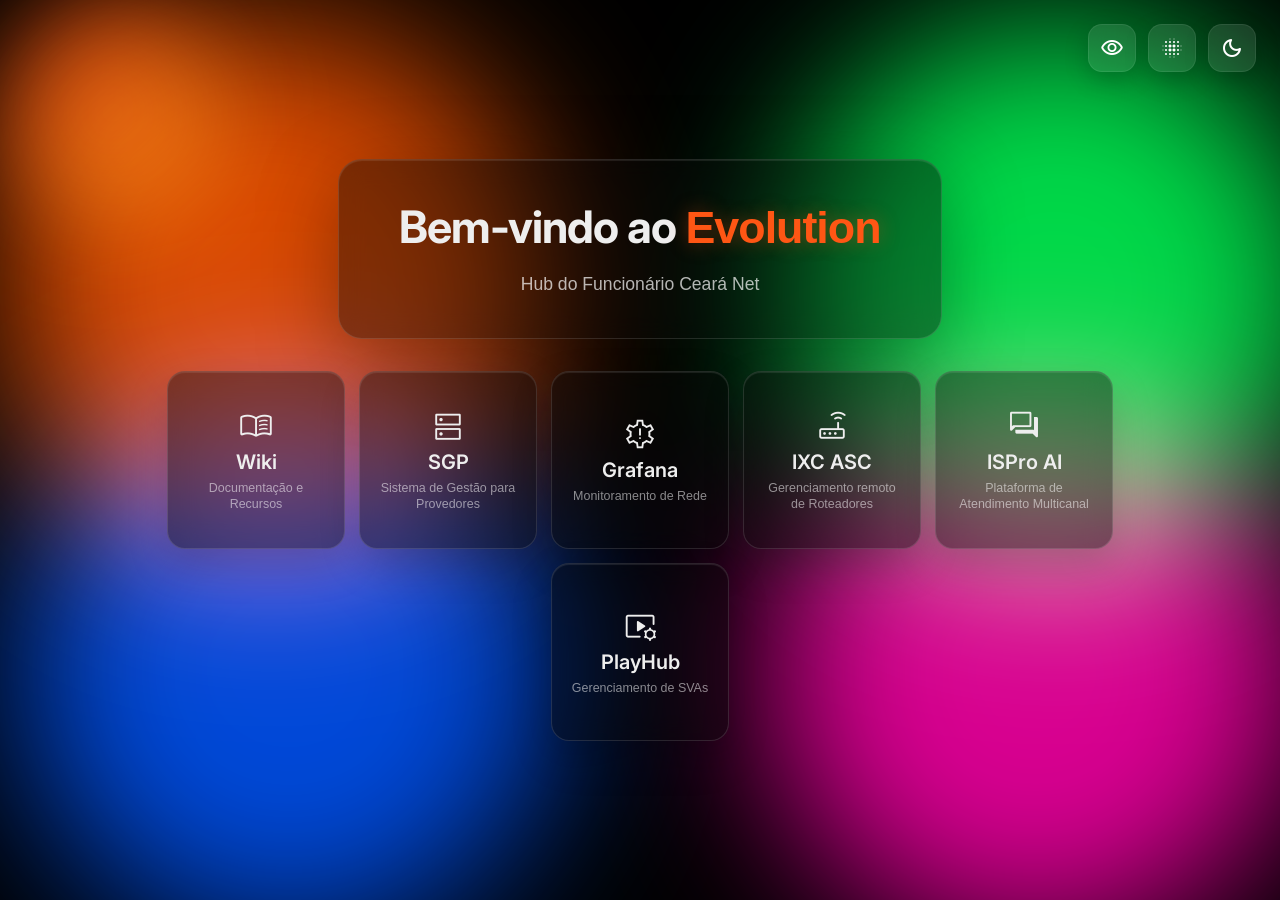
<file: index.html>
<!DOCTYPE html>
<html lang="pt-BR">
<head>
    <meta charset="UTF-8">
    <meta name="viewport" content="width=device-width, initial-scale=1.0">
    <title>Ceará Net Evolution</title>
    <link rel="icon" href="./images/favicon/favicon.png" type="image/x-icon">
    
    <link rel="preconnect" href="https://fonts.googleapis.com">
    <link rel="preconnect" href="https://fonts.gstatic.com" crossorigin>
    <link href="https://fonts.googleapis.com/css2?family=Inter:wght@400;500;600;700;900&display=swap" rel="stylesheet">
    <link rel="stylesheet" href="https://fonts.googleapis.com/css2?family=Material+Symbols+Rounded:opsz,wght,FILL,GRAD@20..48,100..700,0..1,-50..200&display=block" />
    
    <link rel="stylesheet" href="./css/global-style.css">
    <link rel="stylesheet" href="./css/index-style.css">
</head>
<body class="dark-theme"> 
    
    <div class="blob-container">
        <div class="blob-cursor" id="blob-cursor"></div>
        <div class="fluid-blob blob-1"></div>
        <div class="fluid-blob blob-2"></div>
        <div class="fluid-blob blob-3"></div>
        <div class="fluid-blob blob-4"></div>
    </div>

    <div class="interface-controls">
        <button id="visibility-toggle" class="material-symbols-rounded" title="Ocultar/Exibir Elementos">visibility</button>
        <button id="blur-toggle" class="material-symbols-rounded" title="Alternar Intensidade do Desfoque">blur_on</button>
        <button id="theme-toggle" class="material-symbols-rounded" title="Alternar Tema Escuro/Claro">dark_mode</button>
    </div>

    <main class="hero-container">
        <div class="content-wrapper">
            
            <div class="welcome-box">
                <h1>Bem-vindo ao <span>Evolution</span></h1>
                <p>Hub do Funcionário Ceará Net</p>
            </div>

            <div class="sub-boxes-container">
                
                <a href="./pages/wiki.html" class="sub-box">
                    <span class="material-symbols-rounded">menu_book</span>
                    <h2>Wiki</h2>
                    <p>Documentação e Recursos</p>
                </a>

                <a href="https://cearanetmt.sgp.net.br/" target="_blank" class="sub-box">
                    <span class="material-symbols-rounded">dns</span>
                    <h2>SGP</h2>
                    <p>Sistema de Gestão para Provedores</p>
                </a>

                <a href="#" target="_blank" class="sub-box">
                    <span class="material-symbols-rounded">settings_alert</span>
                    <h2>Grafana</h2>
                    <p>Monitoramento de Rede</p>
                </a>

                <a href="#" target="_blank" class="sub-box">
                    <span class="material-symbols-rounded">router</span>
                    <h2>IXC ASC</h2>
                    <p>Gerenciamento remoto de Roteadores</p>
                </a>

                <a href="https://app.ispro.ai/" target="_blank" class="sub-box">
                    <span class="material-symbols-rounded">forum</span>
                    <h2>ISPro AI</h2>
                    <p>Plataforma de Atendimento Multicanal</p>
                </a>

                <a href="https://www.playhub.com.br/APP/" target="_blank" class="sub-box">
                    <span class="material-symbols-rounded">video_settings</span>
                    <h2>PlayHub</h2>
                    <p>Gerenciamento de SVAs</p>
                </a>
                
            </div>

        </div>
    </main>

    <script src="./js/indexScript.js"></script>
</body>
</html>
</file>
<file: css/global-style.css>
@charset "UTF-8";

/* ==========================================================================
   --- ARQUITETURA GLOBAL: CORES ADAPTATIVAS (LIQUID GLASS / QT INTEGRATION) ---
   ========================================================================== */

:root {
    /* FONTES E AUDIOVISUAL */
    --font-primary: 'Montserrat', sans-serif;
    --font-secondary: 'Inter', sans-serif;
    --icons-font: 'Material Symbols Rounded', sans-serif;
    --transition-smooth: all 0.4s cubic-bezier(0.165, 0.84, 0.44, 1);
    
    /* TEMA ESCURO PADRÃO (Default)
       Movido para o :root para que o site assuma estas variáveis nativamente
       quando o body não tiver a classe clara ativa.
    */
    --bg-color-1: #000000;         /* Forçado a preto puro para o efeito 'screen' RGB */
    --bg-color-2: #111111;
    --popup-bg-color: rgba(255, 255, 255, 0.02); /* Transforma popups em Glassmorphism */
    --accent-color: #FF5614;       /* Azul Elétrico para o teu nome */
    --font-color-1: #eeeeee;
    --font-color-2: rgba(255, 255, 255, 0.7); /* Suavizado para dar leitura no vidro */
    --text-field-color: rgba(255, 255, 255, 0.05);
    --button-color: rgba(255, 255, 255, 0.1);
    --hyperlink-color: #92CBFF;
    --stroke-color: rgba(255, 255, 255, 0.08);
    --white-color: #ffffff;
    --black-color: #000000;
}

/* TEMA CLARO
   Ativado dinamicamente pelo JavaScript (.light-theme). 
   Sobrescreve a raiz para o espaço CMYK.
*/
.light-theme {
    --bg-color-1: #ffffff;         /* Forçado a branco puro para o efeito 'multiply' CMYK */
    --bg-color-2: #f4f6f9;
    --popup-bg-color: rgba(0, 0, 0, 0.02); /* Glassmorphism claro sutil */
    --accent-color: #FF5614;       /* Vermelho/Coral vivo para o tema claro */
    --font-color-1: #111111;
    --font-color-2: #555555;
    --text-field-color: rgba(0, 0, 0, 0.03);
    --button-color: rgba(0, 0, 0, 0.05);
    --hyperlink-color: #1162ad;
    --stroke-color: rgba(0, 0, 0, 0.06);
    --white-color: #ffffff;
    --black-color: #000000;
}

/* ==========================================================================
   --- RESET UNIVERSAL ---
   ========================================================================== */
* {
    margin: 0;
    padding: 0;
    box-sizing: border-box;
    font-family: var(--font-primary);
}

body {
    /* O corpo agora consome o fundo do container de forma limpa e em sintonia */
    background-color: var(--bg-color-1); 
    color: var(--font-color-1);
    display: flex;
    flex-direction: column;
    min-height: 100vh;
    overflow: hidden; /* Evita barras de rolagem causadas pela flutuação dos blobs */
    position: relative;
    transition: background-color 0.4s ease, color 0.4s ease;
}
</file>
<file: css/index-style.css>
@charset "UTF-8";

/* ==========================================================================
   --- MOTOR DE BLOBS LAB: TÉTRADE HARMÓNICA + CURSOR ---
   ========================================================================== */
.blob-container {
    position: fixed;
    top: 0;
    left: 0;
    width: 100%;
    height: 100%;
    z-index: -1;
    overflow: hidden;
    pointer-events: none;
    background-color: var(--bg-color-1); 
    transition: background-color 0.4s ease;
}

.fluid-blob {
    position: absolute;
    top: 0;
    left: 0;
    border-radius: 50%;       
    opacity: 0.85;            
    filter: blur(80px);       
    mix-blend-mode: screen;   
    width: 60vh;              
    height: 60vh;
    will-change: transform;   
    transition: filter 0.4s ease, opacity 0.4s ease;
}

/* Cursor Padrão */
.blob-cursor {
    position: absolute;
    top: 0;
    left: 0;
    width: 25vh;              
    height: 25vh;
    border-radius: 50%;
    background: var(--accent-color); 
    opacity: 0.75;
    filter: blur(50px);       
    mix-blend-mode: screen;
    pointer-events: none;
    will-change: transform;
    margin-top: -12.5vh;
    margin-left: -12.5vh;
    transition: background 0.4s ease, filter 0.4s ease, opacity 0.4s ease;
}

/* ESTADO MAGNÉTICO */
.blob-cursor.hovering {
    filter: blur(22px) !important; 
    opacity: 0.8; 
    border-radius: 18px; 
    margin-top: 0px !important;
    margin-left: 0px !important;
    
    transition: transform 0.3s cubic-bezier(0.165, 0.84, 0.44, 1), 
                width 0.3s cubic-bezier(0.165, 0.84, 0.44, 1), 
                height 0.3s cubic-bezier(0.165, 0.84, 0.44, 1),
                border-radius 0.3s ease,
                filter 0.3s ease, 
                opacity 0.3s ease;
}

/* ==========================================================================
   INTERRUPTORES DO UTILIZADOR (.no-blur e .hide-blobs)
   ========================================================================== */
.blob-container.no-blur .fluid-blob,
.blob-container.no-blur .blob-cursor {
    filter: none !important;  
}

.blob-container.hide-blobs .fluid-blob {
    opacity: 0 !important;
    pointer-events: none !important;
}

/* ==========================================================================
   CONFIGURAÇÃO DA TÉTRADE CROMÁTICA DINÂMICA
   ========================================================================== */
.blob-1 { background: #ff5500; }             
.light-theme .blob-1 { background: #00aaee; } 
.blob-2 { background: #00ff55; }             
.light-theme .blob-2 { background: #aa00ff; } 
.blob-3 { background: #0055ff; }             
.light-theme .blob-3 { background: #ffaa00; } 
.blob-4 { background: #ff00aa; }             
.light-theme .blob-4 { background: #00aa55; } 

/* ==========================================================================
   COMPORTAMENTO ADAPTATIVO: TEMA CLARO
   ========================================================================== */
.light-theme .blob-container { background-color: var(--bg-color-1); }
.light-theme .fluid-blob,
.light-theme .blob-cursor { mix-blend-mode: multiply; opacity: 0.65; filter: blur(90px); }
.light-theme .blob-cursor { filter: blur(60px); }
.light-theme .blob-container.no-blur .fluid-blob,
.light-theme .blob-container.no-blur .blob-cursor { filter: none !important; }

/* ==========================================================================
   --- INTERFACE: PAINEL DE CONTROLOS (CANTO SUPERIOR DIREITO) ---
   ========================================================================== */
.interface-controls {
    position: absolute;
    top: 24px;
    right: 24px;
    z-index: 10;
    display: flex;
    gap: 12px; 
}

#theme-toggle, #blur-toggle, #visibility-toggle {
    position: relative; 
    width: 48px;
    height: 48px;
    border-radius: 14px;
    background: var(--button-color); 
    border: 1px solid var(--stroke-color); 
    backdrop-filter: blur(12px);
    -webkit-backdrop-filter: blur(12px);
    color: var(--white-color);
    cursor: pointer;
    display: flex;
    align-items: center;
    justify-content: center;
    box-shadow: 0 8px 24px rgba(0, 0, 0, 0.2);
    transition: transform 0.3s ease, color 0.3s ease;
}

.light-theme #theme-toggle, 
.light-theme #blur-toggle,
.light-theme #visibility-toggle {
    background: var(--button-color);
    border: 1px solid var(--stroke-color);
    color: var(--font-color-1); 
    box-shadow: 0 8px 24px rgba(0, 30, 60, 0.05);
}

#theme-toggle:hover, 
#blur-toggle:hover,
#visibility-toggle:hover {
    transform: translateY(-2px) scale(1.05);
    color: color-mix(in srgb, var(--accent-color), white 60%);
}

.light-theme #theme-toggle:hover, 
.light-theme #blur-toggle:hover,
.light-theme #visibility-toggle:hover {
    color: color-mix(in srgb, var(--accent-color), white 30%);
}

#theme-toggle:active, #blur-toggle:active, #visibility-toggle:active {
    transform: scale(0.95);
}

.material-symbols-rounded { font-family: var(--icons-font); font-size: 24px; }

/* ==========================================================================
   --- CAMADAS SUPERIORES: CONTEÚDO PRINCIPAL (HERO) & ESTRUTURA ---
   ========================================================================== */
.hero-container {
    flex: 1;
    display: flex;
    align-items: center;
    justify-content: center;
    padding: 40px 20px;
    z-index: 1; 
}

.content-wrapper { 
    display: flex; 
    flex-direction: column; 
    gap: 32px; 
    align-items: center; 
    width: 100%;
    max-width: 1200px;
}

/* CAIXA PRINCIPAL ISOLADA (Intocada) */
.welcome-box {
    text-align: center;
    padding: 40px 60px;
    border-radius: 24px; 
    width: max-content;
    background: linear-gradient(rgba(0, 0, 0, 0.4), rgba(0, 0, 0, 0.4)), var(--popup-bg-color);
    border: 1px solid rgba(255, 255, 255, 0.12); 
    backdrop-filter: blur(12px); 
    -webkit-backdrop-filter: blur(12px);
    box-shadow: 0 24px 80px rgba(0, 0, 0, 0.35), inset 0 1px 1px rgba(255, 255, 255, 0.1); 
    transition: var(--transition-smooth);
}

.light-theme .welcome-box {
    background: linear-gradient(rgba(255, 255, 255, 0.6), rgba(255, 255, 255, 0.6)), var(--popup-bg-color);
    border: 1px solid rgba(0, 0, 0, 0.08); 
    box-shadow: 0 24px 80px rgba(0, 30, 60, 0.05), inset 0 1px 0 rgba(255, 255, 255, 0.5);
}

/* ==========================================================================
   📦 CONTAINER DE BAIXO: Organização das sub-boxes
   ========================================================================== */
.sub-boxes-container { 
    display: flex; 
    flex-direction: row;
    flex-wrap: wrap; 
    justify-content: center;
    gap: 14px; 
    width: 100%; 
    max-width: 950px; 
    margin: 0 auto;
}

/* CAIXAS SECUNDÁRIAS */
.sub-box {
    flex: 0 0 calc(20% - 12px); 
    min-width: 150px; 
    aspect-ratio: 1 / 1; 
    border-radius: 18px; 
    
    display: flex;
    flex-direction: column; 
    align-items: center;
    justify-content: center;
    gap: 6px; 
    padding: 14px; 
    position: relative; 
    z-index: 2; 
    background: linear-gradient(rgba(0, 0, 0, 0.4), rgba(0, 0, 0, 0.4)), var(--popup-bg-color);
    border: 1px solid rgba(255, 255, 255, 0.12);
    backdrop-filter: blur(12px);
    -webkit-backdrop-filter: blur(12px);
    box-shadow: 0 16px 40px rgba(0, 0, 0, 0.2), inset 0 1px 1px rgba(255, 255, 255, 0.1);
    transition: transform 0.3s ease;
    text-decoration: none; 
}

.light-theme .sub-box {
    background: linear-gradient(rgba(255, 255, 255, 0.6), rgba(255, 255, 255, 0.6)), var(--popup-bg-color);
    border: 1px solid rgba(0, 0, 0, 0.08);
    box-shadow: 0 16px 40px rgba(0, 30, 60, 0.04), inset 0 1px 0 rgba(255, 255, 255, 0.5);
}

/* ✨ ATUALIZADO: Ícones com transições fluidas, escala e preenchimento dinâmico do Material Symbols */
.sub-box .material-symbols-rounded {
    font-family: var(--icons-font);
    font-size: 36px; 
    color: var(--font-color-1);
    position: relative;
    z-index: 2;
    display: inline-block;
    font-variation-settings: 'FILL' 0, 'wght' 300, 'GRAD' 0, 'opsz' 40;
    transition: all 0.3s ease;
}

/* ✨ ATUALIZADO: Substituído h3 por h2 com mapeamento correto de estilos */
.sub-box h2 {
    font-family: var(--font-secondary); 
    font-size: 1.25rem; 
    font-weight: 600; 
    color: var(--font-color-1); 
    transition: color 0.4s ease; 
    text-align: center; 
    line-height: 1.2;
    margin: 0;
}

/* Parágrafo interno (Mantido o limite estrito de 3 linhas) */
.sub-box p {
    font-family: var(--font-primary);
    font-size: 0.78rem;
    line-height: 1.3;
    color: var(--font-color-2);
    text-align: center;
    margin: 0;
    padding: 0 4px;
    opacity: 0.75;
    
    display: -webkit-box;
    -webkit-line-clamp: 3;
    -webkit-box-orient: vertical;
    overflow: hidden;
    transition: color 0.3s ease, opacity 0.3s ease;
}

/* Efeitos de Hover */
.sub-box:hover {
    transform: translateY(-4px);
    cursor: pointer;
}

/* ✨ ATUALIZADO: Hover agora aponta para o h2 */
.sub-box:hover .material-symbols-rounded,
.sub-box:hover h2 { 
    color: color-mix(in srgb, var(--accent-color), white 60%); 
}

/* ✨ NOVO: Efeito idêntico de animação do ícone ao passar o rato (Preenchimento + Escala + Drop-shadow Neon) */
.sub-box:hover .material-symbols-rounded {
    transform: scale(1.1);
    filter: drop-shadow(0 0 10px color-mix(in srgb, var(--accent-color), transparent 40%));
    font-variation-settings: 'FILL' 1, 'wght' 400, 'GRAD' 0, 'opsz' 40;
}

.sub-box:hover p {
    color: var(--font-color-1);
    opacity: 1;
}

/* ✨ ATUALIZADO: Hover do tema claro agora aponta para o h2 */
.light-theme .sub-box:hover .material-symbols-rounded,
.light-theme .sub-box:hover h2 { 
    color: color-mix(in srgb, var(--accent-color), white 30%); 
}

/* ✨ NOVO: Drop-shadow com brilho contido e suave para o modo claro preservando o contraste */
.light-theme .sub-box:hover .material-symbols-rounded {
    filter: drop-shadow(0 2px 6px color-mix(in srgb, var(--accent-color), transparent 60%));
}

/* Borda inteligente */
.sub-box::before,
#theme-toggle::before, 
#blur-toggle::before,
#visibility-toggle::before {
    content: "";
    position: absolute;
    inset: -1px; 
    border-radius: inherit; 
    padding: 1px; 
    
    background: radial-gradient(
        circle 70px at var(--mouse-x, 50%) var(--mouse-y, 50%),
        color-mix(in srgb, var(--accent-color), white 60%),
        transparent
    );
    
    -webkit-mask: linear-gradient(#fff 0 0) content-box, linear-gradient(#fff 0 0);
    -webkit-mask-composite: xor;
    mask-composite: exclude;
    opacity: 0;
    transition: opacity 0.3s ease;
    pointer-events: none; 
    z-index: 2; 
}

.sub-box:hover::before,
#theme-toggle:hover::before, 
#blur-toggle:hover::before,
#visibility-toggle:hover::before {
    opacity: 1;
}

.light-theme .sub-box::before,
.light-theme #theme-toggle::before, 
.light-theme #blur-toggle::before,
.light-theme #visibility-toggle::before {
    background: radial-gradient(
        circle 70px at var(--mouse-x, 50%) var(--mouse-y, 50%),
        color-mix(in srgb, var(--accent-color), white 30%),
        transparent
    );
}

/* TIPOGRAFIA GERAL */
.welcome-box h1 {
    font-family: var(--font-secondary); font-size: 2.8rem; font-weight: 700; margin-bottom: 16px; letter-spacing: -1px; color: var(--font-color-1); transition: color 0.4s ease; white-space: nowrap; 
}

.welcome-box h1 span {
    color: var(--accent-color) !important; position: relative; transition: color 0.4s ease, text-shadow 0.4s ease; text-shadow: 0 0 20px color-mix(in srgb, var(--accent-color) 40%, transparent);
}

.light-theme .welcome-box h1 span { text-shadow: none; }
.welcome-box p { font-family: var(--font-primary); font-size: 1.1rem; line-height: 1.6; font-weight: 400; color: var(--font-color-2); transition: color 0.4s ease; }
</file>
